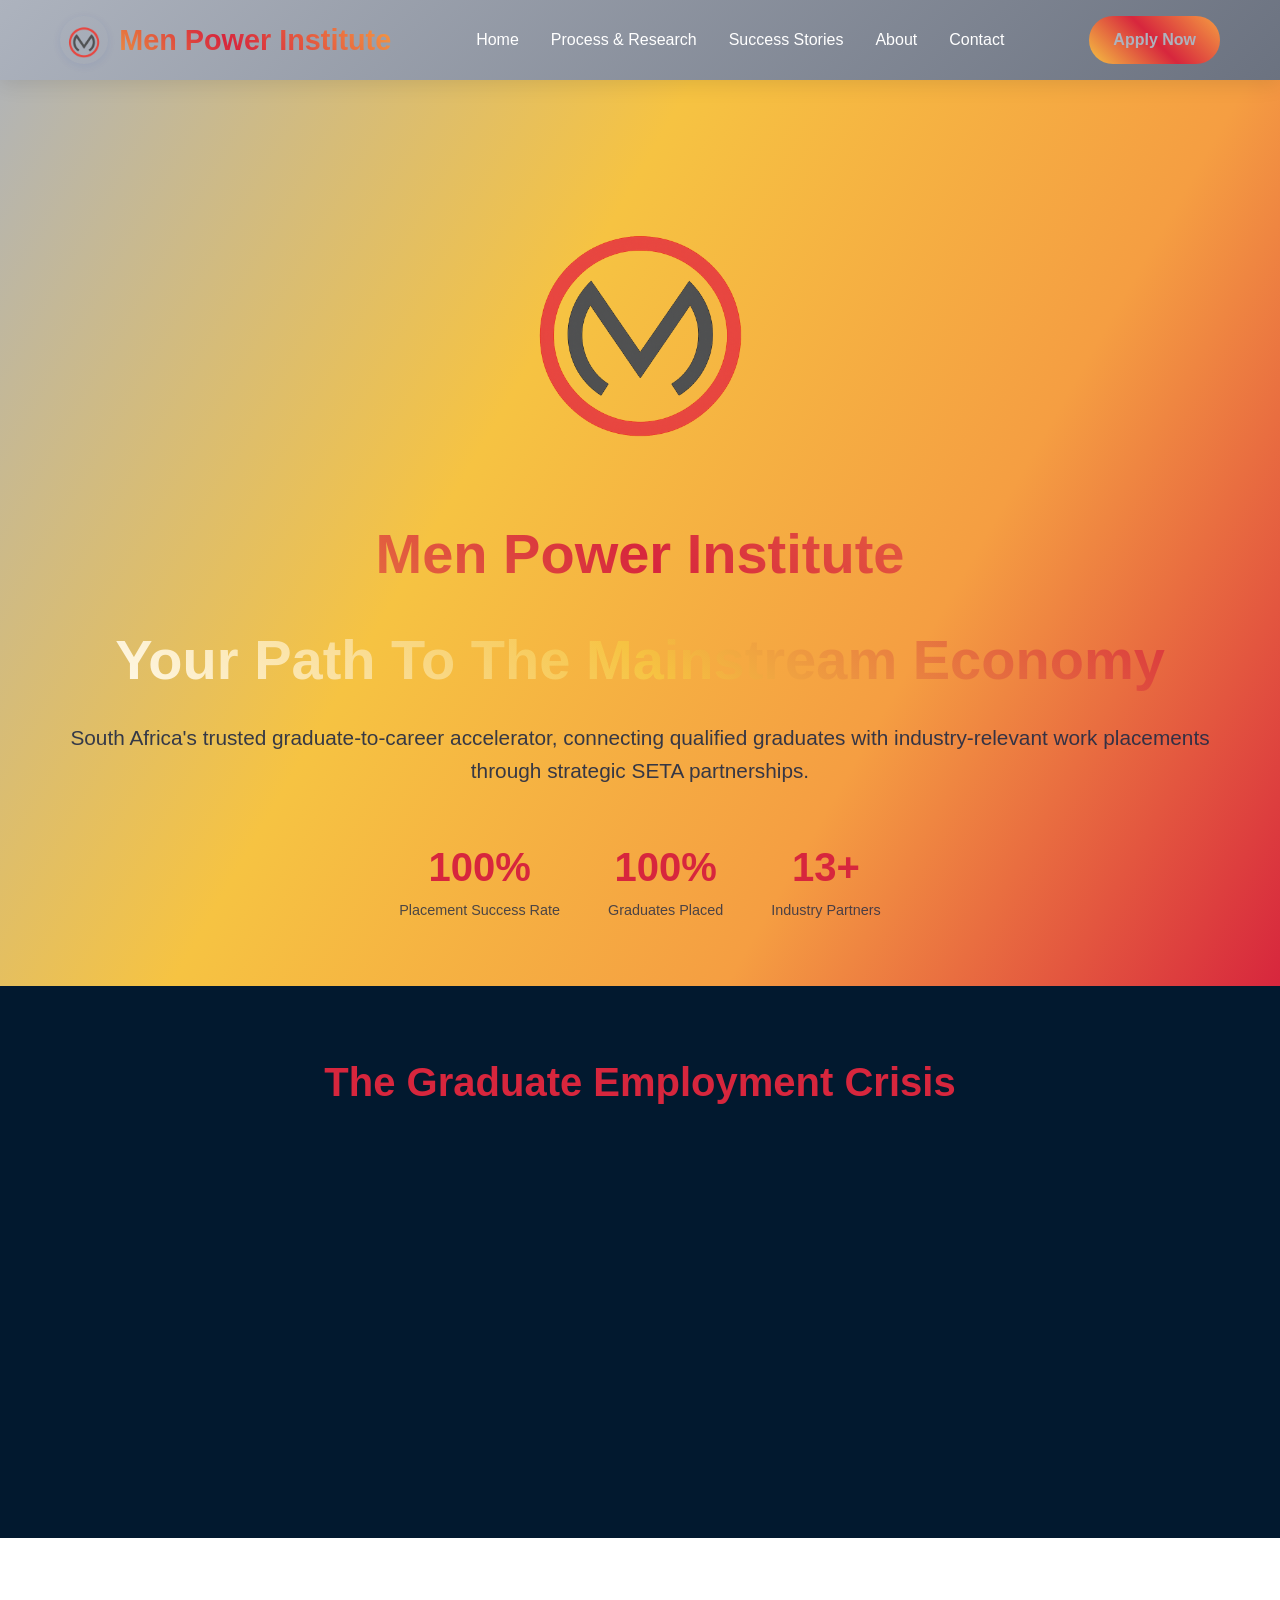
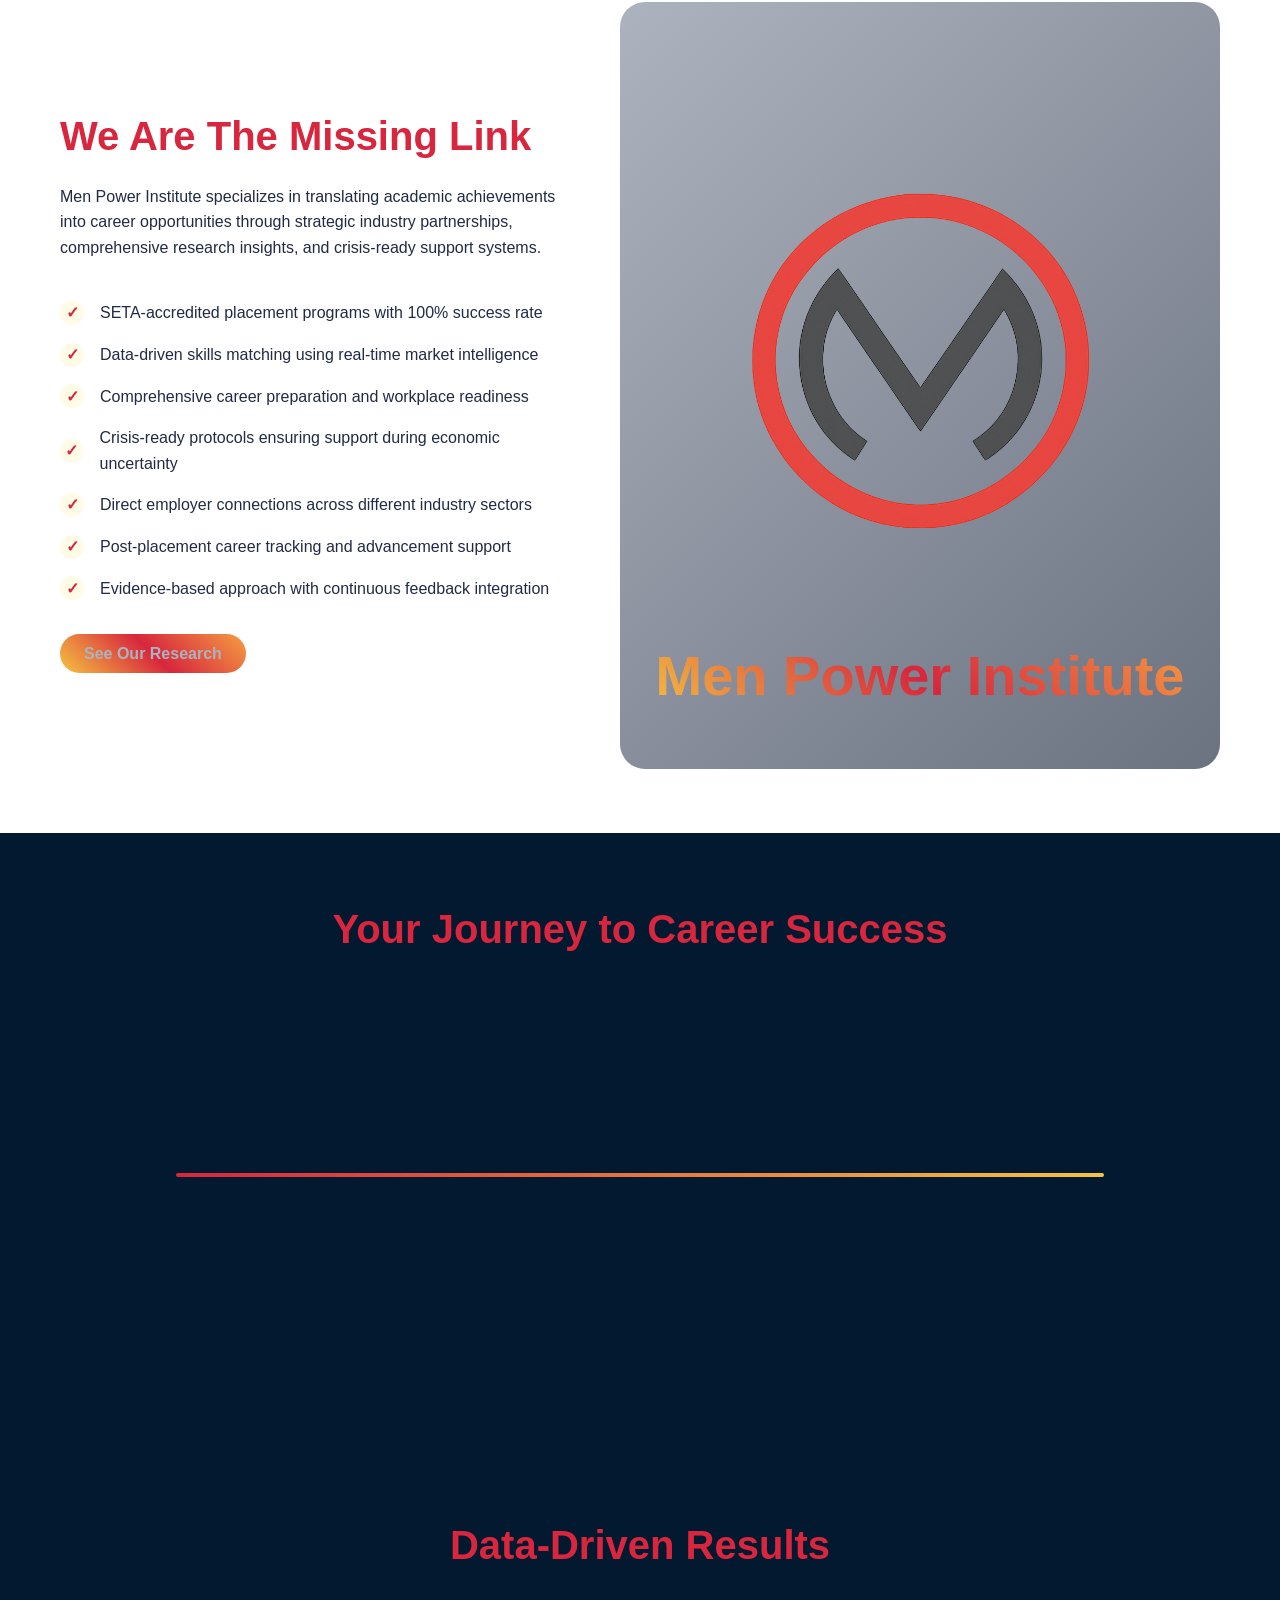
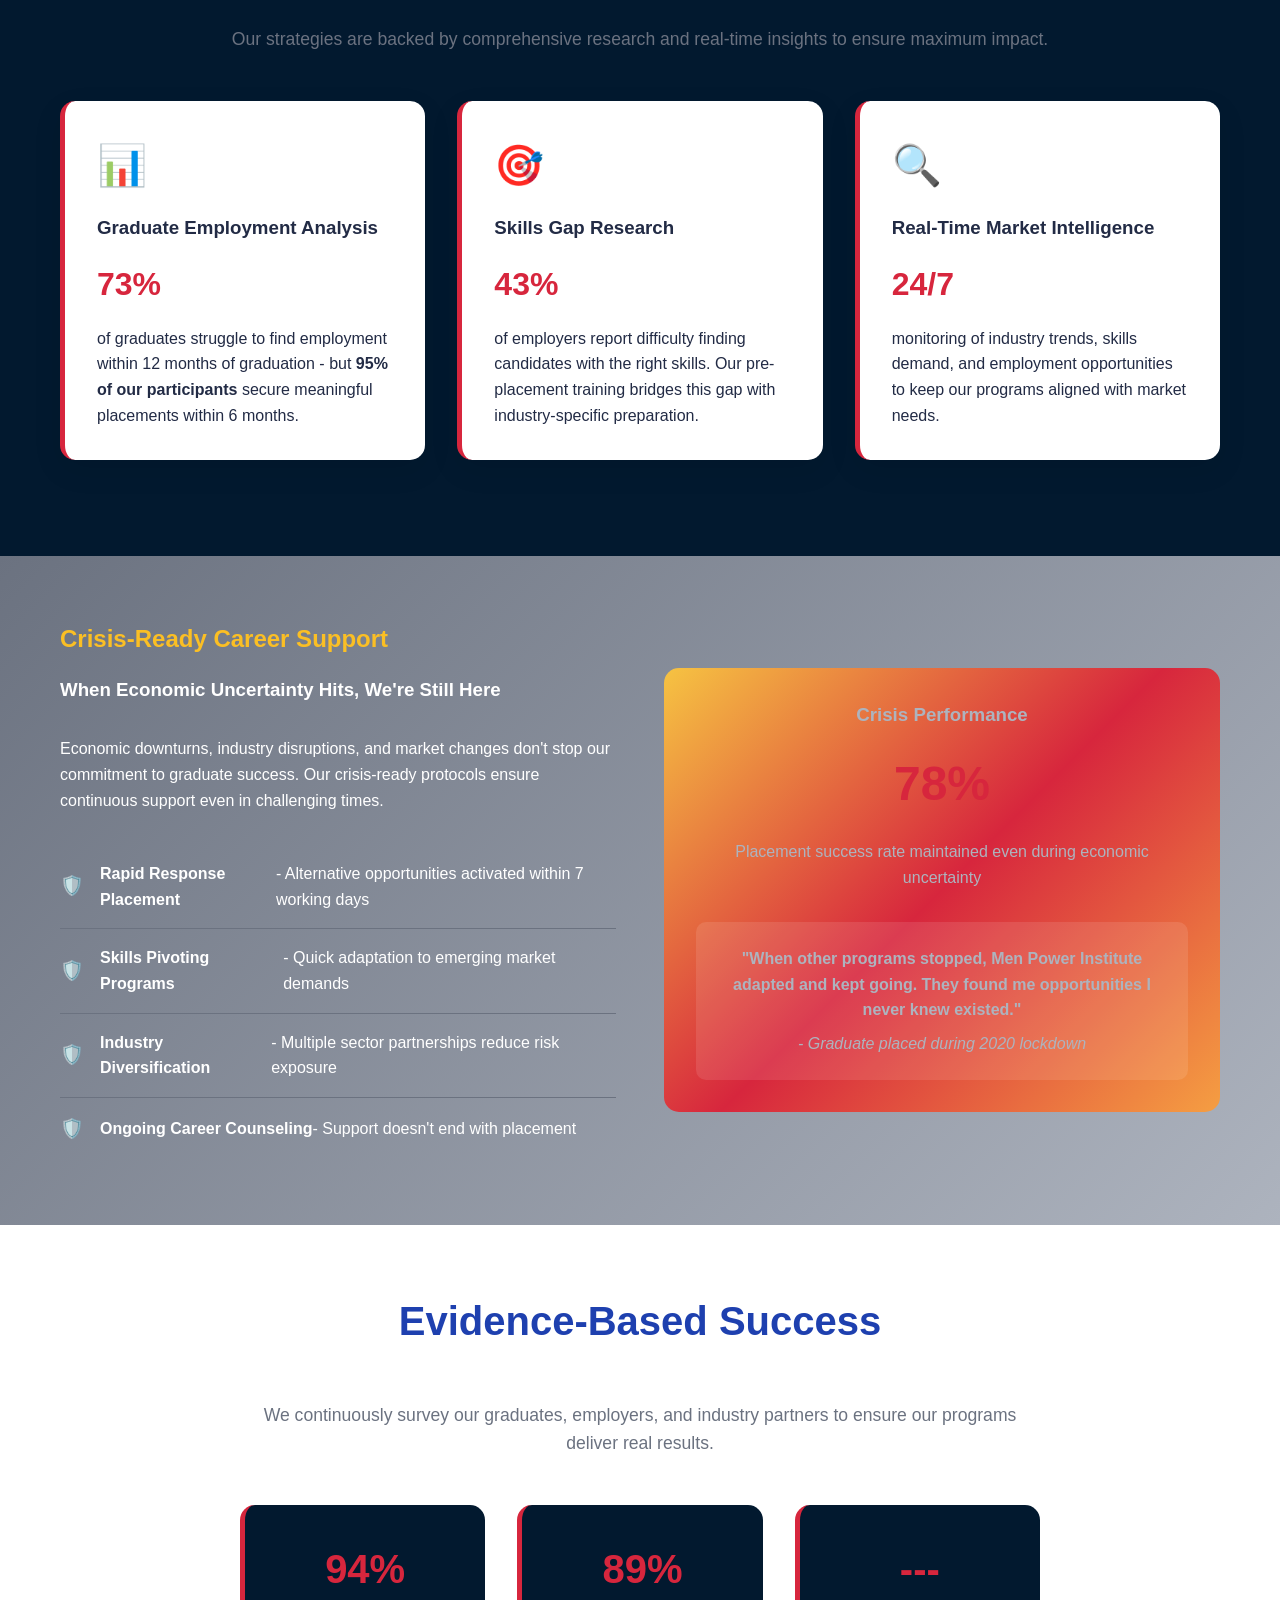
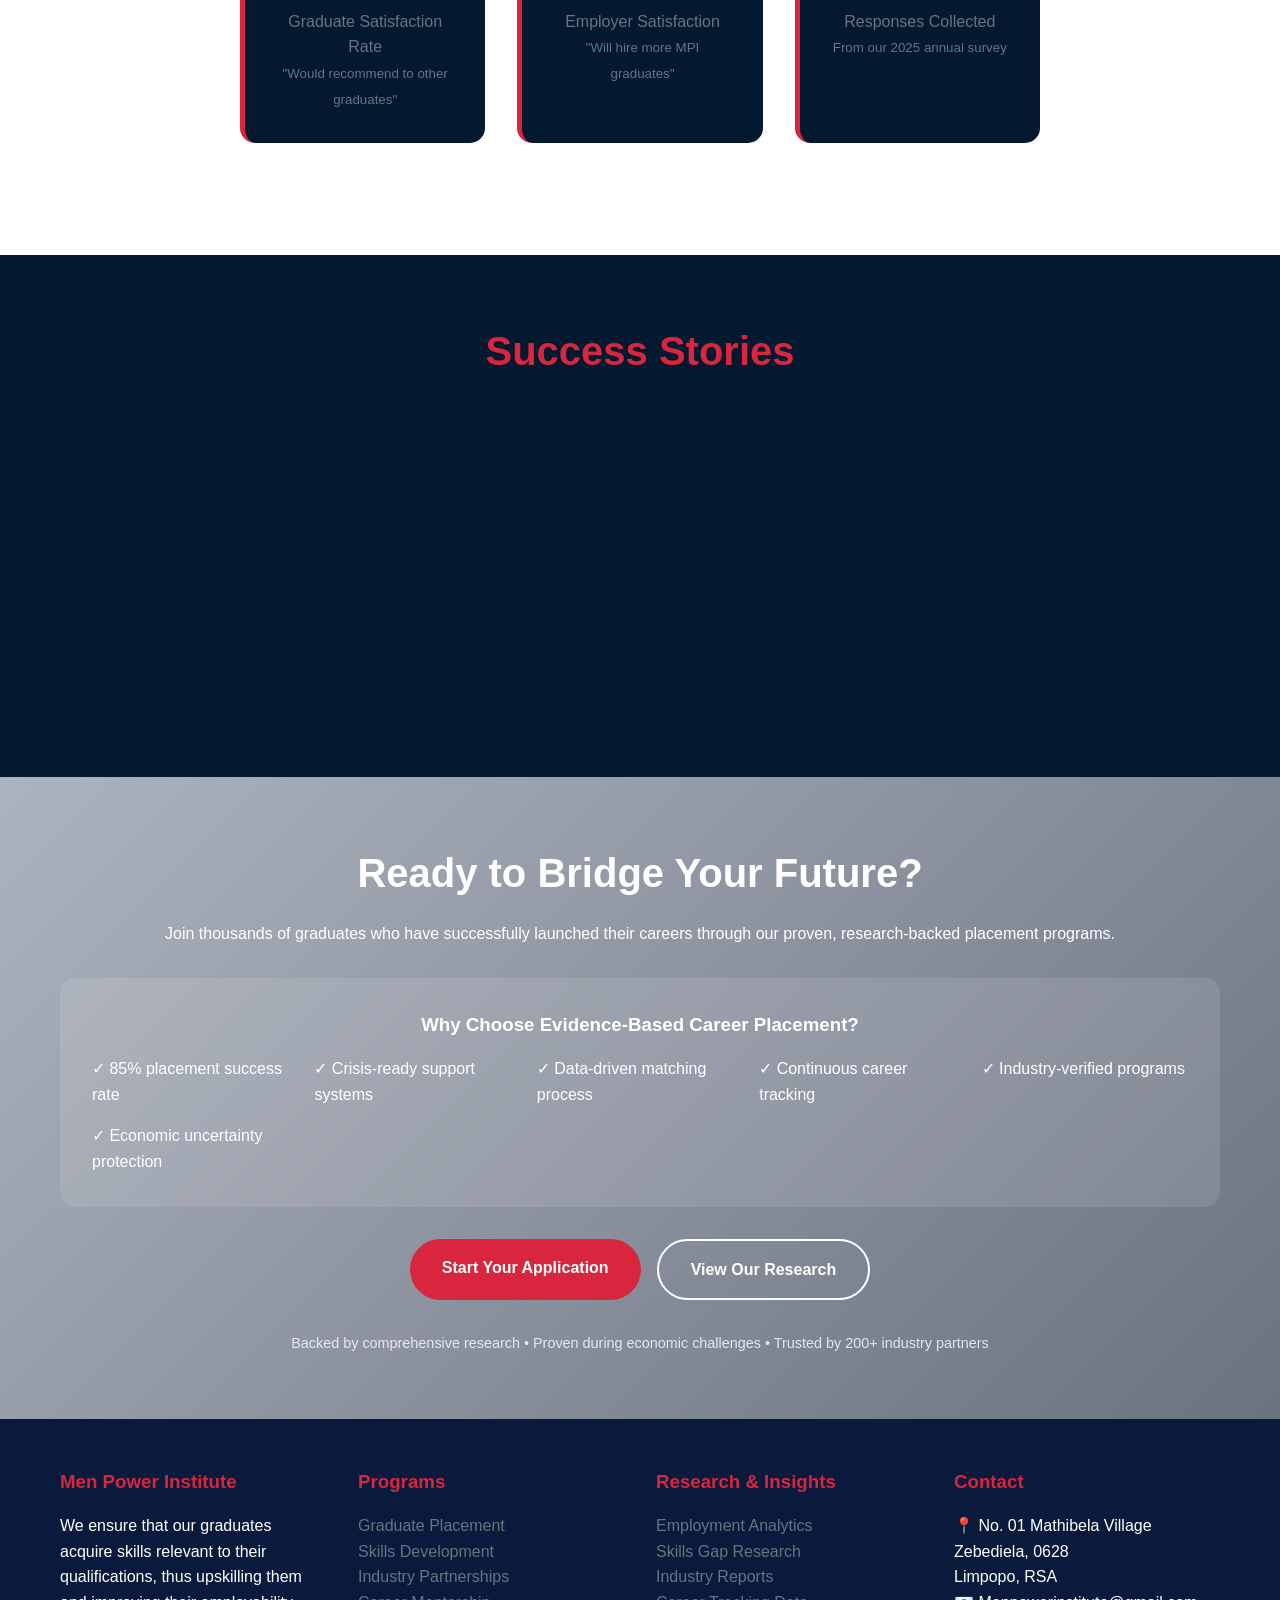
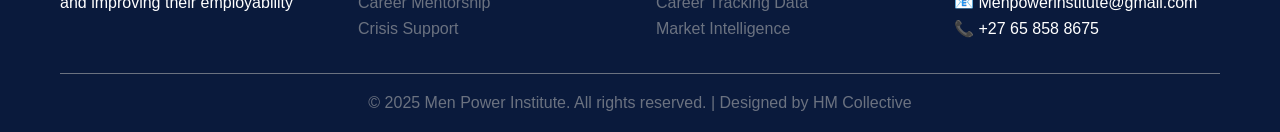
<file: index.html>
<!DOCTYPE html>
<html lang="en">
    <head>
        <meta charset="UTF-8">
        <meta name="viewport" content="width=device-width, initial-scale=1.0">
        <title>Men Power Institute - Bridging Graduates to Careers</title>
        <link rel="stylesheet" href="style.css">
    </head>
    <body>
        <header class="header" id="main-header">
            <div class="container">
                <nav class="nav">
                    <div class="logo">Men Power Institute</div>
                    <ul class="nav-menu">
                        <li><a href="Home">Home</a></li>
                        <li><a href="Process and Research.html">Process & Research</a></li>
                        <li><a href="#success">Success Stories</a></li>
                        <li><a href="#about">About</a></li>
                        <li><a href="Contact.html">Contact</a></li>
                    </ul>
                    <a href="#apply" class="cta-button">Apply Now</a>
                    <button id="header-toggle" class="header-toggle" aria-label="Expand header">
                        <span>☰</span>
                    </button>
                </nav>
            </div>
        </header>
        <section class="hero" id="home">
            <div style="margin-top: 2rem; font-size: 4rem;">
                <img src="Images/Logo-Image.png" style="max-width: 25%; max-height: 25%;"/>
                <div class="hero-logo">Men Power Institute</div>
            </div>
            <div class="container">
                    <h1>Your Path To The Mainstream Economy</h1>
                    <p class="hero-subtitle">South Africa's trusted graduate-to-career accelerator, connecting qualified graduates with industry-relevant work placements through strategic SETA partnerships.</p>
                    <div class="hero-stats">
                        <div class="stat-item">
                            <div class="stat-number">100%</div>
                            <div class="stat-label">Placement Success Rate</div>
                        </div>
                        <div class="stat-item">
                            <div class="stat-number">100%</div>
                            <div class="stat-label">Graduates Placed</div>
                        </div>
                        <div class="stat-item">
                            <div class="stat-number">13+</div>
                            <div class="stat-label">Industry Partners</div>
                        </div>
                    </div>
                </div>
            </div>
        </section>
        <section class="problem-section">
            <div class="container">
                <h2 class="section-title">The Graduate Employment Crisis</h2>
                <div class="problem-grid">
                    <div class="problem-card">
                        <div class="problem-icon">🎓</div>
                        <h3>Qualified but Unemployed</h3>
                        <p>Thousands of graduates with qualifications but no clear path to employment in their field of study.</p>
                    </div>
                    <div class="problem-card">
                        <div class="problem-icon">🏢</div>
                        <h3>Skills Gap Crisis</h3>
                        <p>Employers struggle to find graduates with the right combination of qualifications and practical experience.</p>
                    </div>
                    <div class="problem-card">
                        <div class="problem-icon">🔗</div>
                        <h3>Missing Connection</h3>
                        <p>No effective bridge between educational achievements and industry requirements.</p>
                    </div>
                </div>
            </div>
        </section>
        <section class="solution-section">
            <div class="container">
                <div class="solution-content">
                    <div class="solution-text">
                        <h2>We Are The Missing Link</h2>
                        <p>Men Power Institute specializes in translating academic achievements into career opportunities through strategic industry partnerships, comprehensive research insights, and crisis-ready support systems.</p>
                        <ul class="solution-features">
                            <li>SETA-accredited placement programs with 100% success rate</li>
                            <li>Data-driven skills matching using real-time market intelligence</li>
                            <li>Comprehensive career preparation and workplace readiness</li>
                            <li>Crisis-ready protocols ensuring support during economic uncertainty</li>
                            <li>Direct employer connections across different industry sectors</li>
                            <li>Post-placement career tracking and advancement support</li>
                            <li>Evidence-based approach with continuous feedback integration</li>
                        </ul>
                        <a href="#research" class="cta-button">See Our Research</a>
                    </div>
                    <div class="solution-visual">
                        <div style="margin-top: 2rem; font-size: 4rem; ">
                            <img src="Images/Logo-Image.png" style="max-width: 100%; max-height: 100%;"/>
                            <div class="hero-logo">Men Power Institute</div>
                        </div>
                    </div>
                </div>
            </div>
        </section>
        <section class="process-section" id="process">
            <div class="container">
                <h2 class="section-title">Your Journey to Career Success</h2>
                <div class="process-timeline">
                    <div class="process-step">
                        <div class="step-number">1</div>
                        <h3>Assessment & Research</h3>
                        <p>Comprehensive evaluation of your qualifications, skills, and career aspirations using our data-driven matching system.</p>
                    </div>
                    <div class="process-step">
                        <div class="step-number">2</div>
                        <h3>Strategic Matching</h3>
                        <p>Precisely-evauluated pairing with industry partners, leveraging real-time market intelligence and employer feedback data.</p>
                    </div>
                    <div class="process-step">
                        <div class="step-number">3</div>
                        <h3>Skills Preparation</h3>
                        <p>Industry-specific training and workplace readiness programs, including crisis-ready adaptability protocols.</p>
                    </div>
                    <div class="process-step">
                        <div class="step-number">4</div>
                        <h3>Placement & Beyond</h3>
                        <p>Direct placement with continuous career tracking, advancement support, and economic uncertainty protection.</p>
                    </div>
                </div>
            </div>
        </section>
        <section class="research-section" id="research">
            <div class="container">
                <h2 class="section-title">Data-Driven Results</h2>
                <p style="text-align: center; margin-bottom: 3rem; color: #6b7280; font-size: 1.1rem;">
                    Our strategies are backed by comprehensive research and real-time insights to ensure maximum impact.
                </p>
                <div class="research-grid">
                    <div class="research-card">
                        <div class="research-icon">📊</div>
                        <h3>Graduate Employment Analysis</h3>
                        <span class="data-highlight">73%</span>
                        <p>of graduates struggle to find employment within 12 months of graduation - but <strong>95% of our participants</strong> secure meaningful placements within 6 months.</p>
                    </div>
                    <div class="research-card">
                        <div class="research-icon">🎯</div>
                        <h3>Skills Gap Research</h3>
                        <span class="data-highlight">43%</span>
                        <p>of employers report difficulty finding candidates with the right skills. Our pre-placement training bridges this gap with industry-specific preparation.</p>
                    </div>
                    <div class="research-card">
                        <div class="research-icon">🔍</div>
                        <h3>Real-Time Market Intelligence</h3>
                        <span class="data-highlight">24/7</span>
                        <p>monitoring of industry trends, skills demand, and employment opportunities to keep our programs aligned with market needs.</p>
                    </div>
                </div>
            </div>
        </section>
        <section class="crisis-section">
            <div class="container">
                <div class="crisis-content">
                    <div class="crisis-text">
                        <h2 style="color: #fbbf24; margin-bottom: 1rem;">Crisis-Ready Career Support</h2>
                        <h3 style="margin-bottom: 2rem;">When Economic Uncertainty Hits, We're Still Here</h3>
                        <p style="margin-bottom: 2rem;">Economic downturns, industry disruptions, and market changes don't stop our commitment to graduate success. Our crisis-ready protocols ensure continuous support even in challenging times.</p>
                        <ul class="crisis-features">
                            <li><strong>Rapid Response Placement</strong> - Alternative opportunities activated within 7 working days</li>
                            <li><strong>Skills Pivoting Programs</strong> - Quick adaptation to emerging market demands</li>
                            <li><strong>Industry Diversification</strong> - Multiple sector partnerships reduce risk exposure</li>
                            <li><strong>Ongoing Career Counseling</strong> - Support doesn't end with placement</li>
                        </ul>
                    </div>
                    <div class="crisis-visual">
                        <h3>Crisis Performance</h3>
                        <div class="crisis-stat">78%</div>
                        <p style="margin-bottom: 2rem;">Placement success rate maintained even during economic uncertainty</p>
                        <div style="background: rgba(255,255,255,0.1); padding: 1.5rem; border-radius: 10px;">
                            <strong>"When other programs stopped, Men Power Institute adapted and kept going. They found me opportunities I never knew existed."</strong>
                            <br><em style="margin-top: 0.5rem; display: block;">- Graduate placed during 2020 lockdown</em>
                        </div>
                    </div>
                </div>
            </div>
        </section>
        <section class="survey-section">
            <div class="container">
                <div class="survey-content">
                    <h2 class="section-title" style="color: #1e40af;">Evidence-Based Success</h2>
                    <p style="margin-bottom: 2rem; color: #6b7280; font-size: 1.1rem;">
                        We continuously survey our graduates, employers, and industry partners to ensure our programs deliver real results.
                    </p>
                    <div class="survey-stats">
                        <div class="survey-stat">
                            <div class="survey-number">94%</div>
                            <div class="survey-label">Graduate Satisfaction Rate</div>
                            <small style="color: #6b7280;">"Would recommend to other graduates"</small>
                        </div>
                        <div class="survey-stat">
                            <div class="survey-number">89%</div>
                            <div class="survey-label">Employer Satisfaction</div>
                            <small style="color: #6b7280;">"Will hire more MPI graduates"</small>
                        </div>
                        <div class="survey-stat">
                            <div class="survey-number">---</div>
                            <div class="survey-label">Responses Collected</div>
                            <small style="color: #6b7280;">From our 2025 annual survey</small>
                        </div>
                    </div>
                    <!-- <div style="background: #f8fafc; padding: 2rem; border-radius: 15px; margin: 3rem 0; border-left: 5px solid #10b981;">
                        <h3 style="color: #1e40af; margin-bottom: 1rem;">What Our Research Reveals:</h3>
                        <div style="display: grid; grid-template-columns: repeat(auto-fit, minmax(250px, 1fr)); gap: 1rem; text-align: left;">
                            <div>• <strong>Faster Career Growth:</strong> N/A (2.3x promotion rate vs industry average)</div>
                            <div>• <strong>Higher Job Satisfaction:</strong> N/A (87% report loving their work)</div>
                            <div>• <strong>Better Skill Matching:</strong> N\A (92% use their degree daily)</div>
                            <div>• <strong>Stronger Networks:</strong> N\A (78% maintain industry connections)</div>
                        </div> -- IGNORE --->
                    </div>
                </div>
            </div>
        </section>
        <section class="success-section" id="success">
            <div class="container">
                <h2 class="section-title">Success Stories</h2>
                <div class="testimonials">
                    <div class="testimonial">
                        <p class="testimonial-text">"Men Power Institute didn't just help me find a job - they launched my entire career in engineering. The industry connections and preparation were invaluable."</p>
                        <p class="testimonial-author">- Sarah M., Mechanical Engineer</p>
                    </div>
                    <div class="testimonial">
                        <p class="testimonial-text">"From business graduate to marketing professional in 6 months. The SETA partnership program gave me real-world experience employers actually wanted."</p>
                        <p class="testimonial-author">- David K., Marketing Specialist</p>
                    </div>
                    <div class="testimonial">
                        <p class="testimonial-text">"The ongoing mentorship made all the difference. Two years later, I'm now leading my own team thanks to the foundation MPI provided."</p>
                        <p class="testimonial-author">- Nomsa T., IT Project Manager</p>
                    </div>
                </div>
            </div>
        </section>
        <section class="cta-section" id="apply">
            <div class="container">
                <div class="cta-content">
                    <h2>Ready to Bridge Your Future?</h2>
                    <p>Join thousands of graduates who have successfully launched their careers through our proven, research-backed placement programs.</p>
                    <div style="background: rgba(255,255,255,0.1); padding: 2rem; border-radius: 15px; margin: 2rem 0;">
                        <h3 style="margin-bottom: 1rem;">Why Choose Evidence-Based Career Placement?</h3>
                        <div style="display: grid; grid-template-columns: repeat(auto-fit, minmax(200px, 1fr)); gap: 1rem; text-align: left;">
                            <div>✓ 85% placement success rate</div>
                            <div>✓ Crisis-ready support systems</div>
                            <div>✓ Data-driven matching process</div>
                            <div>✓ Continuous career tracking</div>
                            <div>✓ Industry-verified programs</div>
                            <div>✓ Economic uncertainty protection</div>
                        </div>
                    </div>
                    <div class="cta-buttons">
                        <a href="Application.html" class="btn-primary">Start Your Application</a>
                        <a href="#research" class="btn-secondary">View Our Research</a>
                    </div>
                    <p style="margin-top: 2rem; font-size: 0.9rem; opacity: 0.8;">
                        Backed by comprehensive research • Proven during economic challenges • Trusted by 200+ industry partners
                    </p>
                </div>
            </div>
        </section>
        <footer class="footer" id="contact">
            <div class="container">
                <div class="footer-content">
                    <div class="footer-section">
                        <h3>Men Power Institute</h3>
                        <p>We ensure that our graduates acquire skills relevant to their qualifications, thus upskilling them and improving their employability</p>
                    </div>
                    <div class="footer-section">
                        <h3>Programs</h3>
                        <ul style="list-style: none;">
                            <li><a href="#">Graduate Placement</a></li>
                            <li><a href="#">Skills Development</a></li>
                            <li><a href="#">Industry Partnerships</a></li>
                            <li><a href="#">Career Mentorship</a></li>
                            <li><a href="#">Crisis Support</a></li>
                        </ul>
                    </div>
                    <div class="footer-section">
                        <h3>Research & Insights</h3>
                        <ul style="list-style: none;">
                            <li><a href="#">Employment Analytics</a></li>
                            <li><a href="#">Skills Gap Research</a></li>
                            <li><a href="#">Industry Reports</a></li>
                            <li><a href="#">Career Tracking Data</a></li>
                            <li><a href="#">Market Intelligence</a></li>
                        </ul>
                    </div>
                    <div class="footer-section">
                        <h3>Contact</h3>
                        <p>📍 No. 01 Mathibela Village</p>
                        <p> Zebediela, 0628 </p> 
                        <p> Limpopo, RSA </p>
                        <p>📧 Menpowerinstitute@gmail.com </p>
                        <p>📞 +27 65 858 8675 </p>
                    </div>
                </div>
                <div class="footer-bottom">
                    <p>&copy; 2025 Men Power Institute. All rights reserved. | Designed by HM Collective</p>
                </div>
            </div>
        </footer>
        <script>
            // Replace logo text with image + text after DOM loads
            window.addEventListener('DOMContentLoaded', function() {
                const logo = document.querySelector('.logo');
                if (logo) {
                    const container = document.createElement('span');
                    container.className = 'logo-container';
                    const img = document.createElement('img');
                    img.src = 'Images/Logo-Image.png';
                    img.alt = 'Men Power Institute Logo';
                    container.appendChild(img);
                    const text = document.createElement('span');
                    text.innerHTML = logo.innerHTML;
                    container.appendChild(text);
                    logo.innerHTML = '';
                    logo.appendChild(container);
                }
            });
            // Minimize header on scroll and show toggle icon with smooth transitions
            const header = document.getElementById('main-header');
            const toggleBtn = document.getElementById('header-toggle');
            let minimized = false;
            window.addEventListener('scroll', function() {
                if (window.scrollY > 80 && !minimized) {
                    header.classList.add('minimized');
                    header.classList.remove('expanded');
                    minimized = true;
                } else if (window.scrollY <= 80 && minimized) {
                    header.classList.remove('minimized');
                    header.classList.remove('expanded');
                    minimized = false;
                }
            });
            toggleBtn.addEventListener('click', function() {
                header.classList.remove('minimized');
                header.classList.add('expanded');
            });
            document.addEventListener('click', function(e) {
                if (header.classList.contains('expanded') && !header.contains(e.target)) {
                    header.classList.remove('expanded');
                    header.classList.add('minimized');
                }
            });
            // Simple scroll animations
            function animateOnScroll() {
                const elements = document.querySelectorAll('.problem-card, .process-step, .testimonial');
                elements.forEach(element => {
                    const elementTop = element.getBoundingClientRect().top;
                    const windowHeight = window.innerHeight;
                    if (elementTop < windowHeight - 100) {
                        element.style.opacity = '1';
                        element.style.transform = 'translateY(0)';
                        element.style.transition = 'all 0.6s ease-out';
                    } else {
                        element.style.opacity = '0';
                        element.style.transform = 'translateY(30px)';
                    }
                });
            }
            window.addEventListener('scroll', animateOnScroll);
            window.addEventListener('load', animateOnScroll);
            // Smooth scrolling for navigation links
            document.querySelectorAll('a[href^="#"]').forEach(anchor => {
                anchor.addEventListener('click', function (e) {
                    e.preventDefault();
                    const target = document.querySelector(this.getAttribute('href'));
                    if (target) {
                        target.scrollIntoView({ behavior: 'smooth', block: 'start' });
                    }
                });
            });
        </script>
    </body>
</html>
</file>
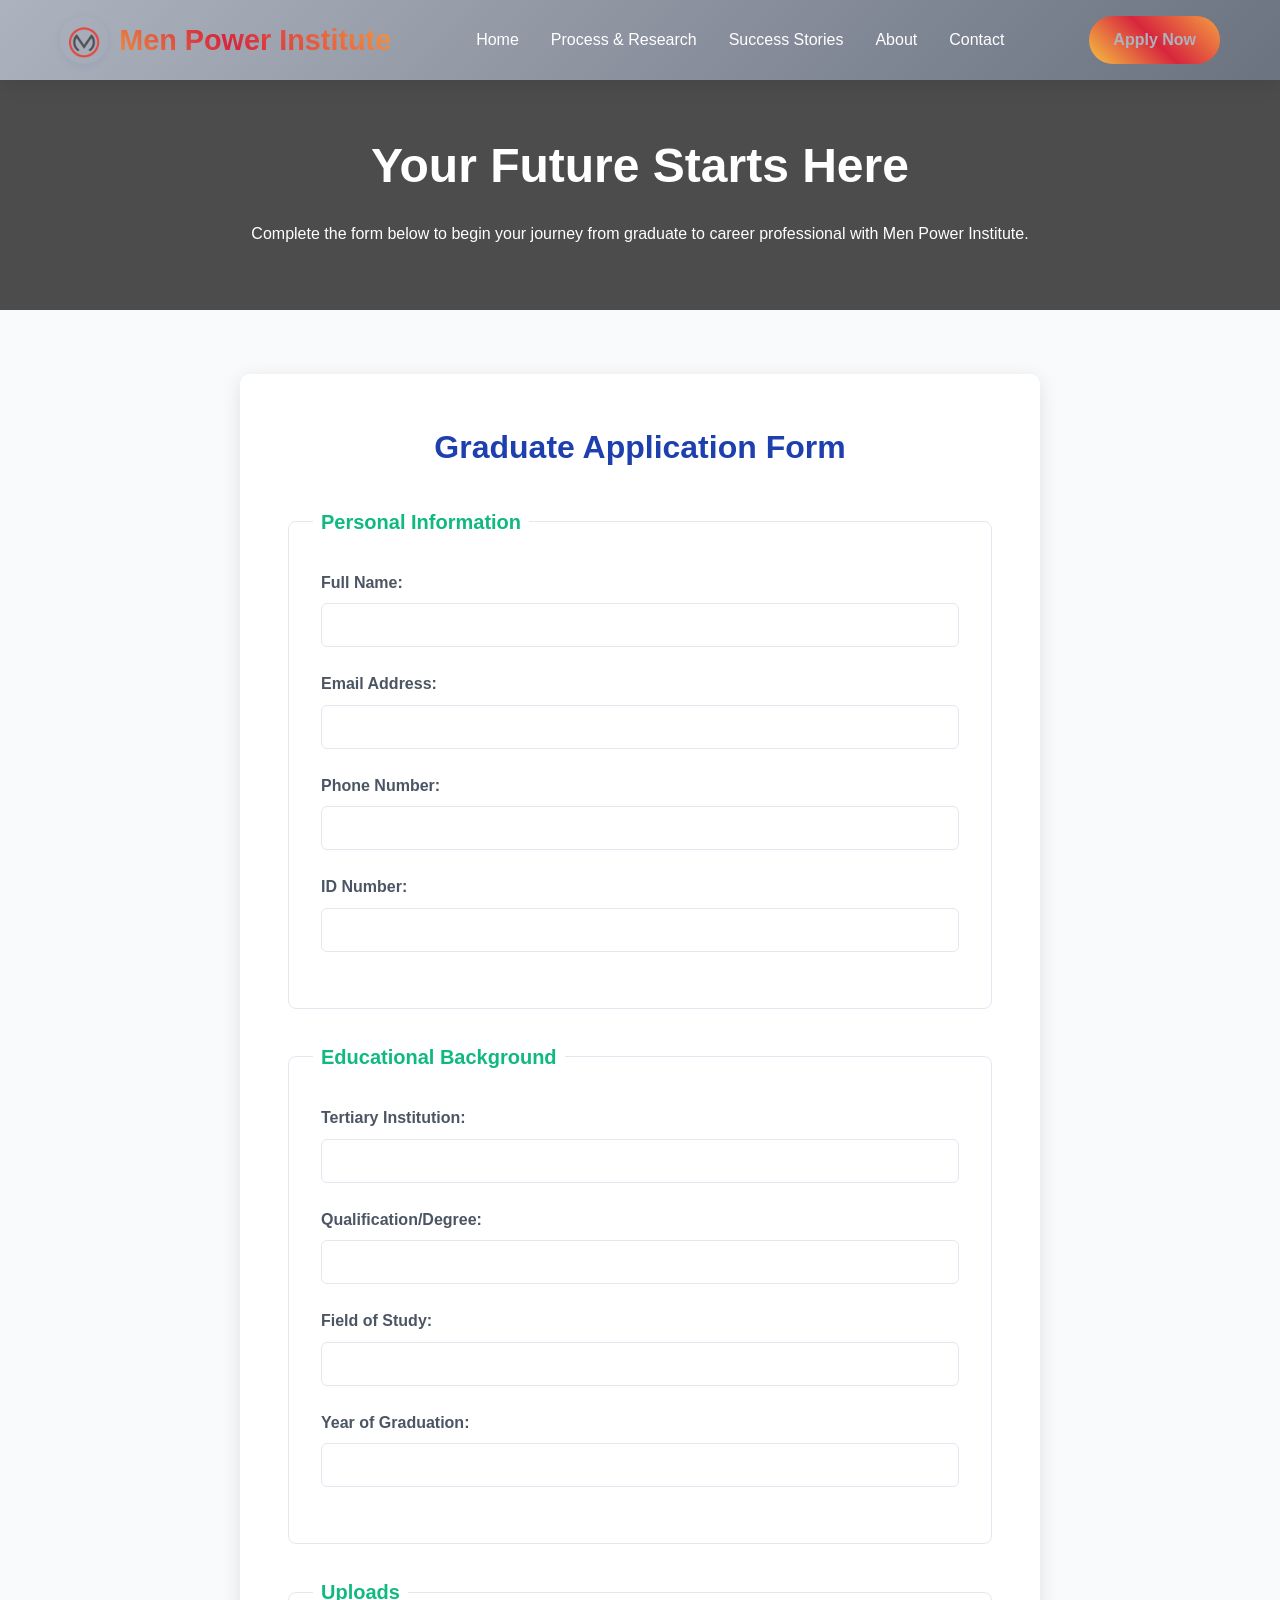
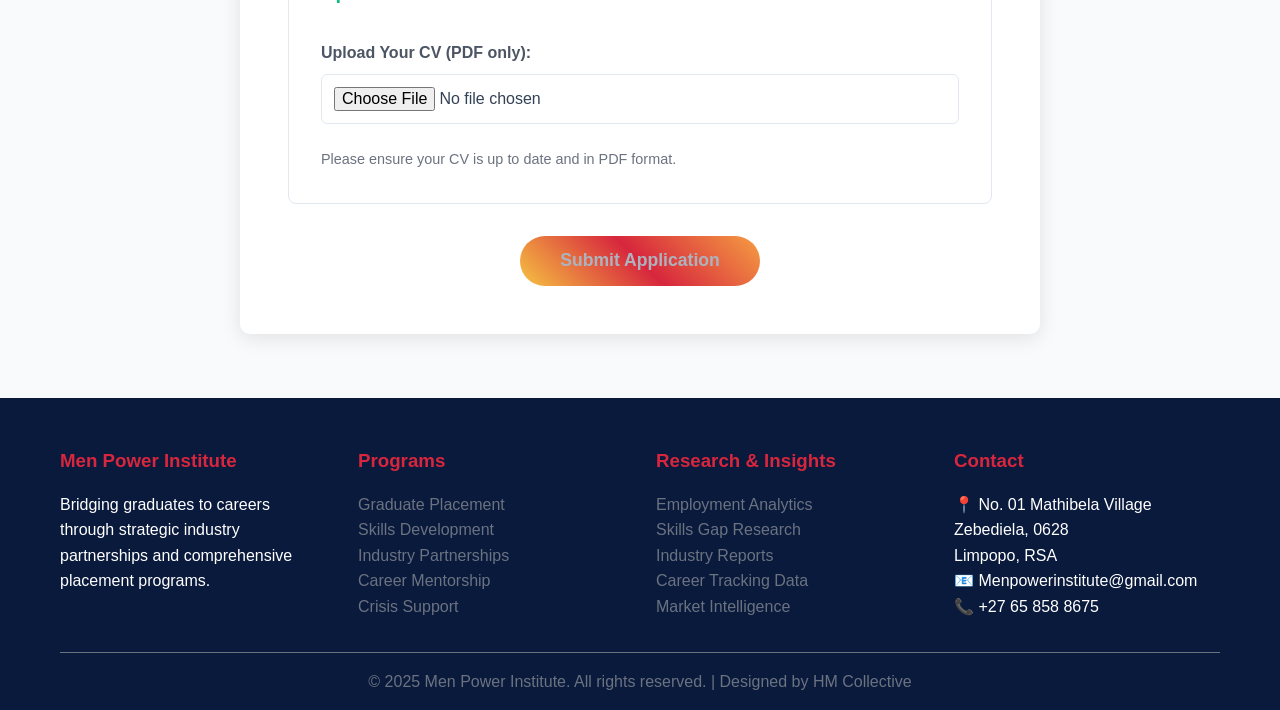
<file: Application.html>
<!DOCTYPE html>
<html lang="en">
    <head>
        <meta charset="UTF-8">
        <meta name="viewport" content="width=device-width, initial-scale.0">
        <title>Apply to Men Power Institute</title>
        <link rel="stylesheet" href="Application.css">
    </head>
    <body>
        <header class="header" id="main-header">
            <div class="container">
                <nav class="nav">
                    <div class="logo">Men Power Institute</div>
                    <ul class="nav-menu">
                        <li><a href="Home.html">Home</a></li>
                        <li><a href="Process and Research.html">Process & Research</a></li>
                        <li><a href="#success">Success Stories</a></li>
                        <li><a href="#about">About</a></li>
                        <li><a href="Contact.html">Contact</a></li>
                    </ul>
                    <a href="Application.html" class="cta-button"">Apply Now</a>
                </nav>
            </div>
        </header>

        <section class="apply-hero">
            <div class="container">
                <h1 class="animate-fadeInUp">Your Future Starts Here</h1>
                <p class="hero-subtitle animate-fadeInUp">Complete the form below to begin your journey from graduate to career professional with Men Power Institute.</p>
            </div>
        </section>

        <section class="application-form-section">
            <div class="container">
                <div class="application-card animate-fadeInUp">
                    <h2>Graduate Application Form</h2>
                    <form action="#" method="POST" enctype="multipart/form-data">
                        <fieldset>
                            <legend>Personal Information</legend>
                            <div class="form-group">
                                <label for="full-name">Full Name:</label>
                                <input type="text" id="full-name" name="full-name" required>
                            </div>
                            <div class="form-group">
                                <label for="email">Email Address:</label>
                                <input type="email" id="email" name="email" required>
                            </div>
                            <div class="form-group">
                                <label for="phone">Phone Number:</label>
                                <input type="tel" id="phone" name="phone" required>
                            </div>
                            <div class="form-group">
                                <label for="id-number">ID Number:</label>
                                <input type="text" id="id-number" name="id-number" required>
                            </div>
                        </fieldset>

                        <fieldset>
                            <legend>Educational Background</legend>
                            <div class="form-group">
                                <label for="institution">Tertiary Institution:</label>
                                <input type="text" id="institution" name="institution" required>
                            </div>
                            <div class="form-group">
                                <label for="qualification">Qualification/Degree:</label>
                                <input type="text" id="qualification" name="qualification" required>
                            </div>
                            <div class="form-group">
                                <label for="field-of-study">Field of Study:</label>
                                <input type="text" id="field-of-study" name="field-of-study" required>
                            </div>
                            <div class="form-group">
                                <label for="graduation-year">Year of Graduation:</label>
                                <input type="number" id="graduation-year" name="graduation-year" min="2000" max="2025" required>
                            </div>
                        </fieldset>

                        <fieldset>
                            <legend>Uploads</legend>
                            <div class="form-group">
                                <label for="cv-upload">Upload Your CV (PDF only):</label>
                                <input type="file" id="cv-upload" name="cv-upload" accept=".pdf" required>
                            </div>
                            <p class="upload-note">Please ensure your CV is up to date and in PDF format.</p>
                        </fieldset>

                        <div class="form-actions">
                            <button type="submit" class="cta-button">Submit Application</button>
                        </div>
                    </form>
                </div>
            </div>
        </section>

        <footer class="footer">
            <div class="container">
                <div class="footer-content">
                    <div class="footer-section">
                        <h3>Men Power Institute</h3>
                        <p>Bridging graduates to careers through strategic industry partnerships and comprehensive placement programs.</p>
                    </div>
                    <div class="footer-section">
                        <h3>Programs</h3>
                        <ul style="list-style: none;">
                            <li><a href="#">Graduate Placement</a></li>
                            <li><a href="#">Skills Development</a></li>
                            <li><a href="#">Industry Partnerships</a></li>
                            <li><a href="#">Career Mentorship</a></li>
                            <li><a href="#">Crisis Support</a></li>
                        </ul>
                    </div>
                    <div class="footer-section">
                        <h3>Research & Insights</h3>
                        <ul style="list-style: none;">
                            <li><a href="#">Employment Analytics</a></li>
                            <li><a href="#">Skills Gap Research</a></li>
                            <li><a href="#">Industry Reports</a></li>
                            <li><a href="#">Career Tracking Data</a></li>
                            <li><a href="#">Market Intelligence</a></li>
                        </ul>
                    </div>
                    <div class="footer-section">
                        <h3>Contact</h3>
                        <p>📍 No. 01 Mathibela Village</p>
                        <p> Zebediela, 0628 </p> 
                        <p> Limpopo, RSA </p>
                        <p>📧 Menpowerinstitute@gmail.com </p>
                        <p>📞 +27 65 858 8675 </p>
                    </div>
                </div>
                <div class="footer-bottom">
                    <p>&copy; 2025 Men Power Institute. All rights reserved. | Designed by HM Collective</p>
                </div>
            </div>
        </footer>
        <script>
            // Replace logo text with image + text after DOM loads
            window.addEventListener('DOMContentLoaded', function() {
                const logo = document.querySelector('.logo');
                if (logo) {
                    const container = document.createElement('span');
                    container.className = 'logo-container';
                    const img = document.createElement('img');
                    img.src = 'Images/Logo-Image.png';
                    img.alt = 'Men Power Institute Logo';
                    container.appendChild(img);
                    const text = document.createElement('span');
                    text.innerHTML = logo.innerHTML;
                    container.appendChild(text);
                    logo.innerHTML = '';
                    logo.appendChild(container);
                }
            });
            // Minimize header on scroll and show toggle icon with smooth transitions
            const header = document.getElementById('main-header');
            const toggleBtn = document.getElementById('header-toggle');
            let minimized = false;
            window.addEventListener('scroll', function() {
                if (window.scrollY > 80 && !minimized) {
                    header.classList.add('minimized');
                    header.classList.remove('expanded');
                    minimized = true;
                } else if (window.scrollY <= 80 && minimized) {
                    header.classList.remove('minimized');
                    header.classList.remove('expanded');
                    minimized = false;
                }
            });
            toggleBtn.addEventListener('click', function() {
                header.classList.remove('minimized');
                header.classList.add('expanded');
            });
            document.addEventListener('click', function(e) {
                if (header.classList.contains('expanded') && !header.contains(e.target)) {
                    header.classList.remove('expanded');
                    header.classList.add('minimized');
                }
            });
            // Simple scroll animations
            function animateOnScroll() {
                const elements = document.querySelectorAll('.problem-card, .process-step, .testimonial');
                elements.forEach(element => {
                    const elementTop = element.getBoundingClientRect().top;
                    const windowHeight = window.innerHeight;
                    if (elementTop < windowHeight - 100) {
                        element.style.opacity = '1';
                        element.style.transform = 'translateY(0)';
                        element.style.transition = 'all 0.6s ease-out';
                    } else {
                        element.style.opacity = '0';
                        element.style.transform = 'translateY(30px)';
                    }
                });
            }
            window.addEventListener('scroll', animateOnScroll);
            window.addEventListener('load', animateOnScroll);
            // Smooth scrolling for navigation links
            document.querySelectorAll('a[href^="#"]').forEach(anchor => {
                anchor.addEventListener('click', function (e) {
                    e.preventDefault();
                    const target = document.querySelector(this.getAttribute('href'));
                    if (target) {
                        target.scrollIntoView({ behavior: 'smooth', block: 'start' });
                    }
                });
            });
        </script>
    </body>
</html>
</file>
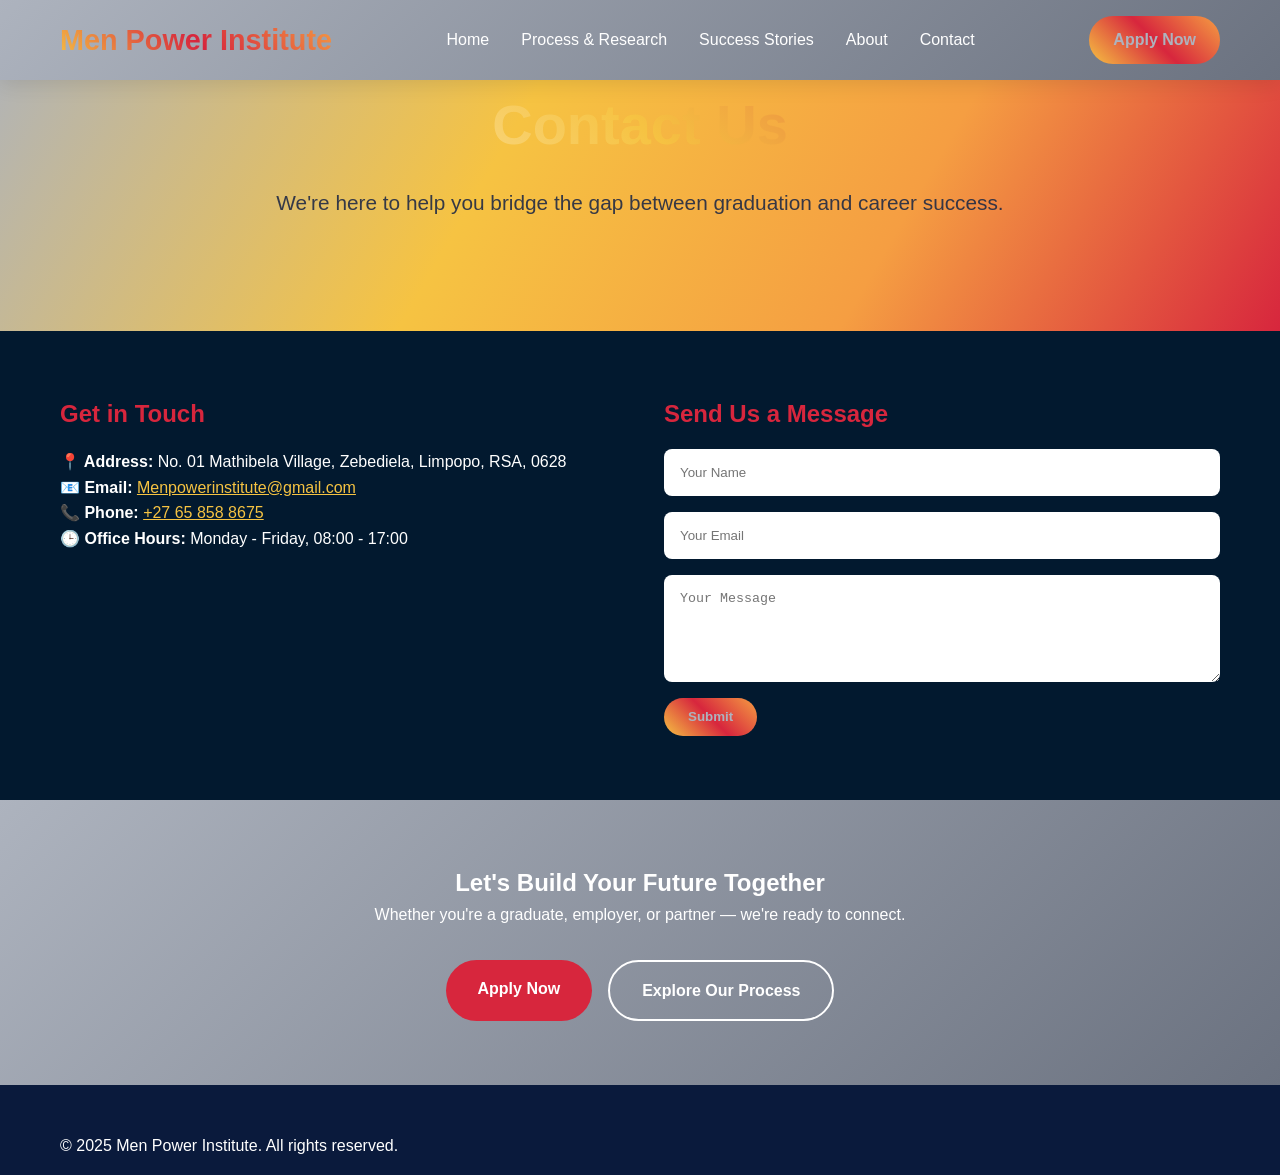
<file: Contact.html>
<!DOCTYPE html>
<html lang="en">
  <head>
    <meta charset="UTF-8" />
    <meta name="viewport" content="width=device-width, initial-scale=1.0"/>
    <title>Contact Us | Men Power Institute</title>
    <link rel="stylesheet" href="style.css" />
  </head>
  <body>
    <header class="header" id="main-header">
      <div class="container">
        <nav class="nav">
          <div class="logo">Men Power Institute</div>
          <ul class="nav-menu">
            <li><a href="Home.html">Home</a></li>
            <li><a href="Process and Research.html">Process & Research</a></li>
            <li><a href="#success">Success Stories</a></li>
            <li><a href="#about">About</a></li>
            <li><a href="Contact.html" class="active">Contact</a></li>
          </ul>
          <a href="Application.html" class="cta-button">Apply Now</a>
        </nav>
      </div>
    </header>

    <section class="hero" style="text-align: center; padding: 5rem 1rem;">
      <h1>Contact Us</h1>
      <p class="hero-subtitle">We're here to help you bridge the gap between graduation and career success.</p>
    </section>

    <section class="contact-section" style="padding: 4rem 0; background: var(--light-bg); color: var(--white);">
      <div class="container">
        <div style="display: grid; grid-template-columns: repeat(auto-fit, minmax(300px, 1fr)); gap: 3rem;">
          <div>
            <h2 style="color: var(--accent-red); margin-bottom: 1rem;">Get in Touch</h2>
            <p><strong>📍 Address:</strong> No. 01 Mathibela Village, Zebediela, Limpopo, RSA, 0628</p>
            <p><strong>📧 Email:</strong> <a href="mailto:Menpowerinstitute@gmail.com" style="color: var(--accent-gold);">Menpowerinstitute@gmail.com</a></p>
            <p><strong>📞 Phone:</strong> <a href="tel:+27658588675" style="color: var(--accent-gold);">+27 65 858 8675</a></p>
            <p><strong>🕒 Office Hours:</strong> Monday - Friday, 08:00 - 17:00</p>
          </div>

          <div>
            <h2 style="color: var(--accent-red); margin-bottom: 1rem;">Send Us a Message</h2>
            <form style="display: flex; flex-direction: column; gap: 1rem;">
              <input type="text" name="name" placeholder="Your Name" required style="padding: 1rem; border-radius: 8px; border: none;" />
              <input type="email" name="email" placeholder="Your Email" required style="padding: 1rem; border-radius: 8px; border: none;" />
              <textarea name="message" rows="5" placeholder="Your Message" required style="padding: 1rem; border-radius: 8px; border: none;"></textarea>
              <button type="submit" class="cta-button" style="align-self: flex-start;">Submit</button>
            </form>
          </div>
      </div>
      </div>
    </section>

    <section class="cta-section" style="text-align: center;">
      <div class="container">
        <h2>Let's Build Your Future Together</h2>
        <p>Whether you're a graduate, employer, or partner — we're ready to connect.</p>
        <div class="cta-buttons">
          <a href="Application-Page.html" class="btn-primary">Apply Now</a>
          <a href="process-and-research.html" class="btn-secondary">Explore Our Process</a>
        </div>
      </div>
    </section>

    <footer class="footer">
      <div class="container">
        <p>&copy; 2025 Men Power Institute. All rights reserved.</p>
      </div>
    </footer>

    <script>
      // Scroll animation for contact page
      function animateOnScroll() {
        const elements = document.querySelectorAll('.contact-section form, .contact-section div');
        elements.forEach(element => {
          const elementTop = element.getBoundingClientRect().top;
          const windowHeight = window.innerHeight;
          if (elementTop < windowHeight - 100) {
            element.style.opacity = '1';
            element.style.transform = 'translateY(0)';
            element.style.transition = 'all 0.6s ease-out';
          } else {
            element.style.opacity = '0';
            element.style.transform = 'translateY(30px)';
          }
        });
      }
      window.addEventListener('scroll', animateOnScroll);
      window.addEventListener('load', animateOnScroll);
    </script>
  </body>
</html>
</file>
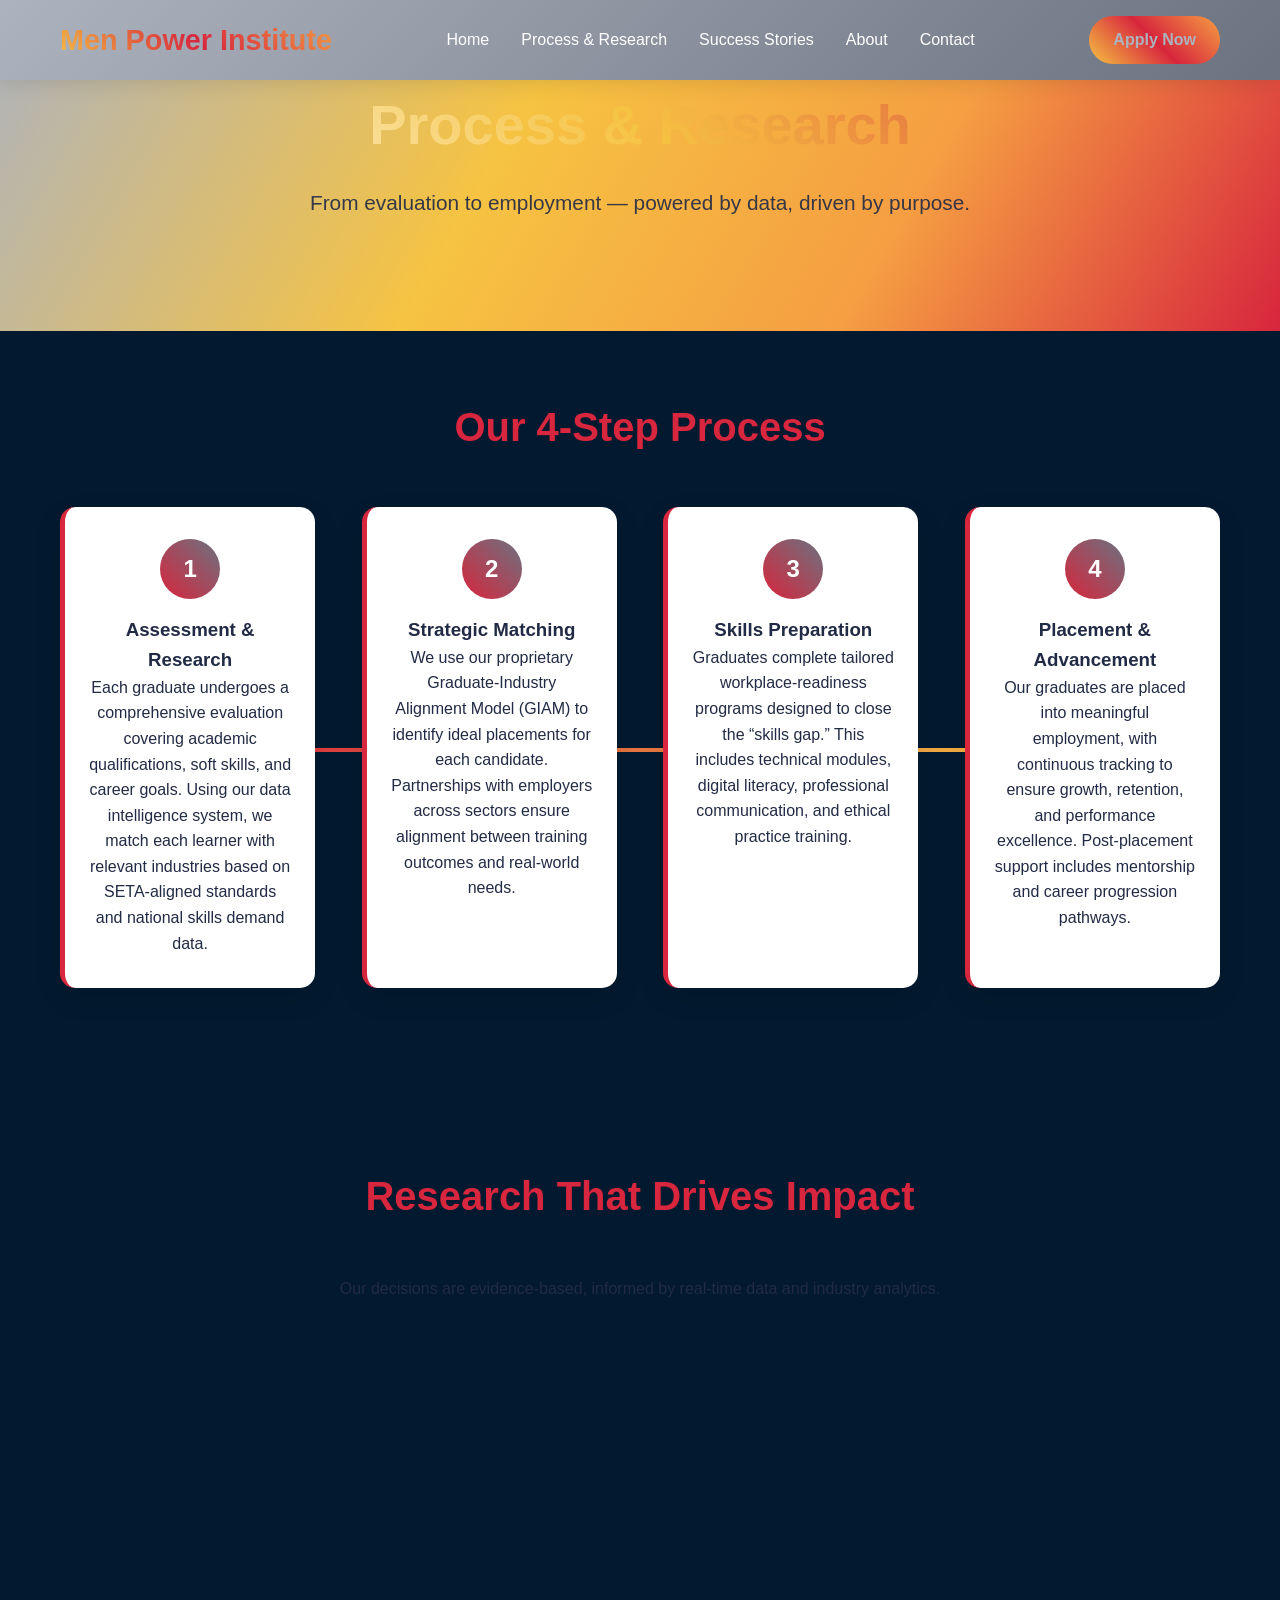
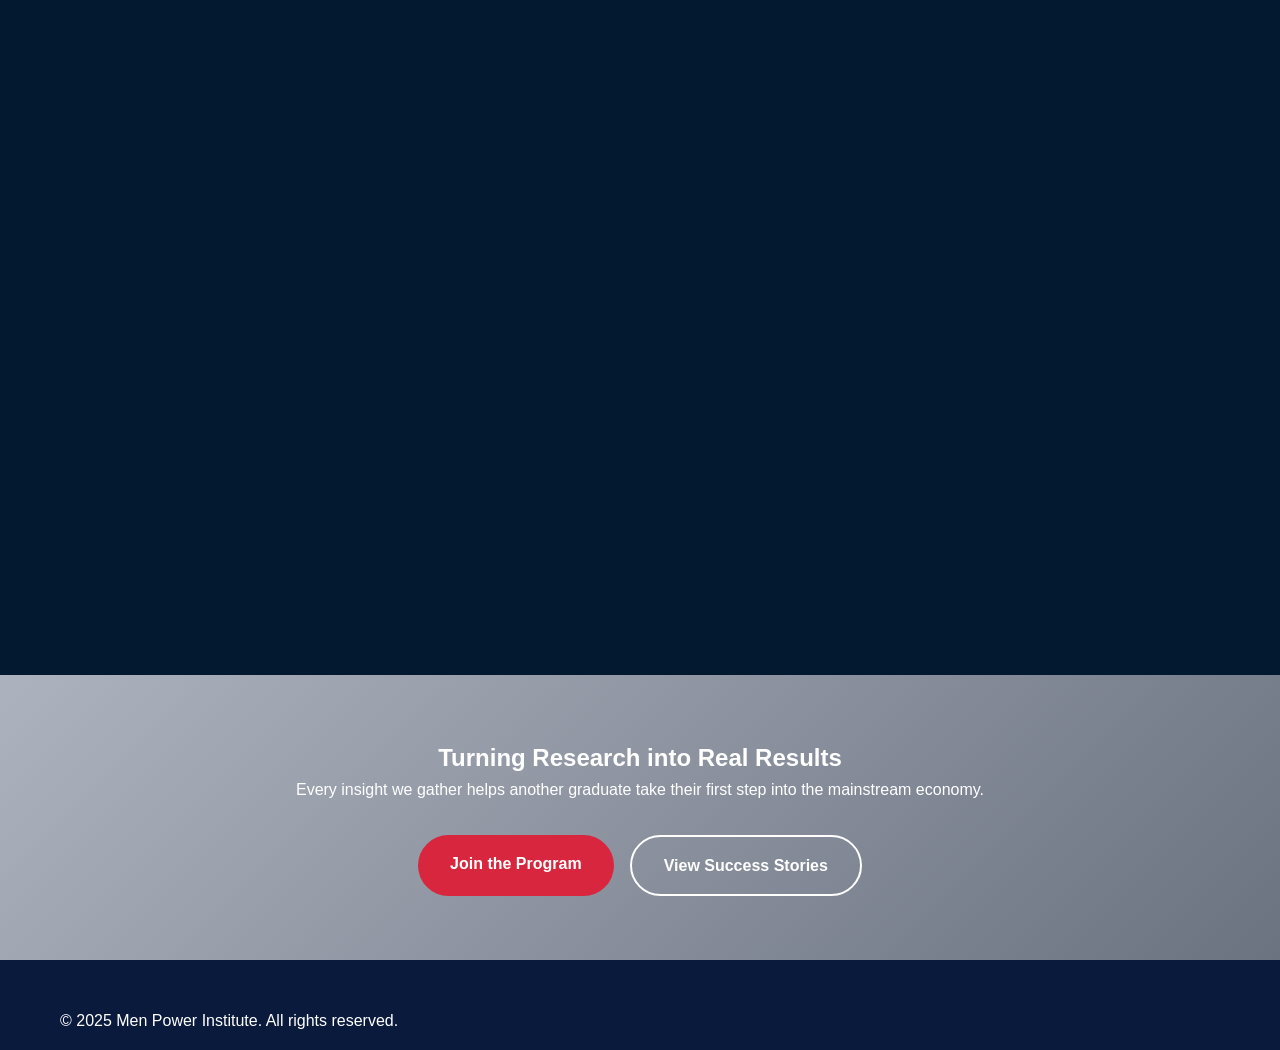
<file: Process and Research.html>
<!DOCTYPE html>
<html lang="en">
  <head>
    <meta charset="UTF-8">
    <meta name="viewport" content="width=device-width, initial-scale=1.0">
    <title>Process & Research | Men Power Institute</title>
    <link rel="stylesheet" href="style.css">
  </head>
  <body>
    <header class="header" id="main-header">
      <div class="container">
        <nav class="nav">
          <div class="logo">Men Power Institute</div>
          <ul class="nav-menu">
            <li><a href="Home.html">Home</a></li>
            <li><a href="Process and Research.html" class="active">Process & Research</a></li>
            <li><a href="#success">Success Stories</a></li>
            <li><a href="#about">About</a></li>
            <li><a href="Contact.html">Contact</a></li>
          </ul>
          <a href="Application.html" class="cta-button">Apply Now</a>
        </nav>
      </div>
    </header>

    <section class="hero" style="text-align: center; padding: 5rem 1rem;">
      <h1>Process & Research</h1>
      <p class="hero-subtitle">From evaluation to employment — powered by data, driven by purpose.</p>
    </section>

    <section class="process-section">
      <div class="container">
        <h2 class="section-title">Our 4-Step Process</h2>
        <div class="process-timeline">
          <div class="process-step">
            <div class="step-number">1</div>
            <h3>Assessment & Research</h3>
            <p>Each graduate undergoes a comprehensive evaluation covering academic qualifications, soft skills, and career goals. Using our data intelligence system, we match each learner with relevant industries based on SETA-aligned standards and national skills demand data.</p>
          </div>
          <div class="process-step">
            <div class="step-number">2</div>
            <h3>Strategic Matching</h3>
            <p>We use our proprietary Graduate-Industry Alignment Model (GIAM) to identify ideal placements for each candidate. Partnerships with employers across sectors ensure alignment between training outcomes and real-world needs.</p>
          </div>
          <div class="process-step">
            <div class="step-number">3</div>
            <h3>Skills Preparation</h3>
            <p>Graduates complete tailored workplace-readiness programs designed to close the “skills gap.” This includes technical modules, digital literacy, professional communication, and ethical practice training.</p>
          </div>
          <div class="process-step">
            <div class="step-number">4</div>
            <h3>Placement & Advancement</h3>
            <p>Our graduates are placed into meaningful employment, with continuous tracking to ensure growth, retention, and performance excellence. Post-placement support includes mentorship and career progression pathways.</p>
          </div>
        </div>
      </div>
    </section>

    <section class="research-section">
      <div class="container">
        <h2 class="section-title">Research That Drives Impact</h2>
        <p style="text-align: center; margin-bottom: 2rem;">Our decisions are evidence-based, informed by real-time data and industry analytics.</p>
        <div class="research-grid">
          <div class="research-card">
            <div class="research-icon">📊</div>
            <h3>Graduate Employment Analytics</h3>
            <p>We analyze national and regional employment trends, identifying where graduates struggle most — and designing interventions that directly address those challenges.</p>
            <p><strong>Key Insight:</strong> 73% of unemployed graduates lack exposure to industry experience — our model closes this gap through practical immersion.</p>
          </div>
          <div class="research-card">
            <div class="research-icon">🎯</div>
            <h3>Skills Gap Research</h3>
            <p>Our Skills Observatory Program tracks employer feedback and SETA reports to identify which skills are in highest demand across South African industries.</p>
            <p><strong>Example Finding:</strong> Employers report a 43% gap in problem-solving and communication skills — areas targeted in our readiness curriculum.</p>
          </div>
          <div class="research-card">
            <div class="research-icon">🔍</div>
            <h3>Market Intelligence Network</h3>
            <p>Through partnerships with private sector data firms and national agencies, we maintain a live feed of job market insights that continuously inform our placement models.</p>
            <p><strong>Ongoing Monitoring:</strong> 24/7 tracking of emerging roles, technologies, and growth sectors in the economy.</p>
          </div>
          <div class="research-card">
            <div class="research-icon">💼</div>
            <h3>Career Tracking & Impact Studies</h3>
            <p>We follow up with graduates post-placement to measure long-term impact, job satisfaction, and advancement rates — feeding this data back into our continuous improvement loop.</p>
            <p><strong>Result:</strong> 95% of MPI graduates remain employed beyond 12 months, with measurable income growth.</p>
          </div>
        </div>
      </div>
    </section>

    <section class="cta-section" style="padding: 4rem 1rem; text-align: center;">
      <div class="container">
        <h2>Turning Research into Real Results</h2>
        <p>Every insight we gather helps another graduate take their first step into the mainstream economy.</p>
        <div class="cta-buttons">
          <a href="Application-Page.html" class="btn-primary">Join the Program</a>
          <a href="index.html#success" class="btn-secondary">View Success Stories</a>
        </div>
      </div>
    </section>

    <footer class="footer">
      <div class="container">
        <p>&copy; 2025 Men Power Institute. All rights reserved.</p>
      </div>
    </footer>

    <!-- Add this inside <body> after your last <section> -->
  <script>
    // Animate icons and cards on scroll
    function animateOnScroll() {
      const elements = document.querySelectorAll('.process-step, .research-card');
      elements.forEach(element => {
        const elementTop = element.getBoundingClientRect().top;
        const windowHeight = window.innerHeight;
        if (elementTop < windowHeight - 100) {
          element.style.opacity = '1';
          element.style.transform = 'translateY(0)';
          element.style.transition = 'all 0.6s ease-out';
        } else {
          element.style.opacity = '0';
          element.style.transform = 'translateY(30px)';
        }
      });
    }
    window.addEventListener('scroll', animateOnScroll);
    window.addEventListener('load', animateOnScroll);
  </script>

  </body>
</html>
</file>
<file: style.css>
:root {
            --primary-blue: #adb3be;
            --secondary-blue: #1e3269;
            --accent-gold: #f6c342;
            --accent-orange: #f59e42;
            --accent-red: #d7263d;
            --accent-grey: #6b7280;
            --light-bg: rgb(2, 25, 47);
            --dark-bg: #0a1a3c;
            --white: #ffffff;
            --black: #000000;
            --text-dark: #222b45;
            --text-light: #03386e;
        }
        * { margin: 0; padding: 0; box-sizing: border-box; }
        body {
            font-family: 'Inter', -apple-system, BlinkMacSystemFont, sans-serif;
            line-height: 1.6;
            color: var(--text-dark);
            background: var(--white);
        }
        .container { max-width: 1200px; margin: 0 auto; padding: 0 20px; }
        /* Header */
        .header {
            background: linear-gradient(135deg, var(--primary-blue) 0%, var(--accent-grey) 100%);
            color: var(--white);
            padding: 1rem 0;
            position: fixed;
            width: 100%;
            top: 0;
            z-index: 1000;
            box-shadow: 0 4px 20px rgba(0,0,0,0.1);
            transition: padding 0.3s, box-shadow 0.3s;
        }
        .nav { display: flex; justify-content: space-between; align-items: center; }
        .logo {
            font-size: 1.8rem;
            font-weight: 700;
            background: linear-gradient(45deg, var(--accent-gold), var(--accent-red), var(--accent-orange));
            -webkit-background-clip: text;
            -webkit-text-fill-color: transparent;
            background-clip: text;
        }
        .logo-container { display: flex; align-items: center; gap: 0.7rem; }
        .logo-container img {
            height: 48px; width: 48px; object-fit: contain; border-radius: 50%;
            background: transparent; box-shadow: 0 2px 8px rgba(30,64,175,0.08);
            transition: height 0.3s, width 0.3s, transform 0.5s cubic-bezier(.4,2,.3,1);
        }
        .nav-menu { display: flex; list-style: none; gap: 2rem; }
        .nav-menu a {
            color: var(--white); text-decoration: none; font-weight: 500; transition: color 0.3s;
        }
        .nav-menu a:hover { color: var(--accent-red); }
        .cta-button {
            background: linear-gradient(45deg, var(--accent-gold), var(--accent-red), var(--accent-orange));
            color: var(--primary-blue); padding: 0.7rem 1.5rem; border: none; border-radius: 50px;
            font-weight: 600; cursor: pointer; transition: transform 0.3s; text-decoration: none;
        }
        .cta-button:hover {
            transform: translateY(-2px);
            box-shadow: 0 8px 25px rgba(215, 38, 61, 0.18);
        }
        .header-toggle {
            display: none; background: none; border: none; color: var(--white); cursor: pointer;
            margin-left: 1rem; font-size: 1.8rem; transition: all 0.3s;
        }
        .header.minimized { padding: 0.5rem 0; box-shadow: 0 2px 10px rgba(0,0,0,0.08); }
        .header.minimized .logo-container img { height: 32px; width: 32px; transform: translateX(-20px) rotate(-360deg); }
        .header.minimized .logo-container span { font-size: 1.2rem; opacity: 0.7; }
        .header.minimized .nav-menu, .header.minimized .cta-button {
            opacity: 0; pointer-events: none; transform: translateY(-20px);
        }
        .header.minimized .header-toggle { display: inline-block !important; opacity: 1; transform: translateY(0); }
        .header.expanded .nav-menu, .header.expanded .cta-button {
            display: flex !important; opacity: 1; pointer-events: auto; transform: translateY(0);
        }
        .header.expanded .logo-container img { transform: translateX(0) rotate(0deg); }
        .header.expanded .header-toggle { display: none !important; }
        @media (max-width: 768px) {
            .hero h1 { font-size: 2.5rem; }
            .hero-stats { flex-direction: column; gap: 1rem; }
            .solution-content { grid-template-columns: 1fr; }
            .process-timeline { flex-direction: column; gap: 1rem; }
            .process-timeline::before { display: none; }
            .process-step { width: 100%; }
            .nav-menu { display: none !important; }
            .header.expanded .nav-menu {
                display: flex !important; flex-direction: column; position: absolute; top: 60px; right: 20px;
                background: var(--primary-blue); padding: 1rem 2rem; border-radius: 10px; z-index: 1001;
                opacity: 1; transform: translateY(0);
            }
            .header.expanded .cta-button { display: block !important; margin-top: 1rem; opacity: 1; }
            .header-toggle { display: inline-block !important; opacity: 1; }
        }
        /* Hero Section */
        .hero {
            color: var(--); padding: 8rem 0 4rem; text-align: center; position: relative; overflow: hidden;
            background: linear-gradient(120deg, var(--primary-blue) 0%, var(--accent-gold) 40%, var(--accent-orange) 70%, var(--accent-red) 100%);
            animation: heroSlideshow 16s linear infinite; transition: background 2s;
        }
        @keyframes heroSlideshow {
            0% { background: linear-gradient(120deg, #0a1a3c 0%, #f6c342 40%, #f59e42 70%, #d7263d 100%);}
            20% { background: linear-gradient(120deg, #1e3269 0%, #f6c342 40%, #f59e42 70%, #d7263d 100%);}
            40% { background: linear-gradient(120deg, #0a1a3c 0%, #f59e42 40%, #f6c342 70%, #d7263d 100%);}
            60% { background: linear-gradient(120deg, #d7263d 0%, #f6c342 40%, #f59e42 70%, #0a1a3c 100%);}
            80% { background: linear-gradient(120deg, #f6c342 0%, #d7263d 40%, #0a1a3c 70%, #f59e42 100%);}
            100% { background: linear-gradient(120deg, #0a1a3c 0%, #f6c342 40%, #f59e42 70%, #d7263d 100%);}
        }
        .hero::before {
            content: '';
            position: absolute; top: 0; left: 0; right: 0; bottom: 0;
            background: url('data:image/svg+xml,<svg xmlns="http://www.w3.org/2000/svg" viewBox="0 0 1000 1000"><polygon fill="%23d7263d08" points="0,1000 1000,800 1000,1000"/></svg>');
            background-size: cover;
        }
        .hero-content { position: relative; z-index: 2; }

        .hero-logo {
            font-size: 3.5rem; margin-bottom: 1rem;
            font-weight: 700;
            background: linear-gradient(45deg, var(--accent-gold), var(--accent-red), var(--accent-orange));
            -webkit-background-clip: text;
            -webkit-text-fill-color: transparent;
            background-clip: text;
        }
        .hero h1 {
            font-size: 3.5rem; margin-bottom: 1rem;
            background: linear-gradient(45deg, var(--white), var(--accent-gold), var(--accent-red));
            -webkit-background-clip: text; -webkit-text-fill-color: transparent; background-clip: text;
        }
        .hero-subtitle { font-size: 1.3rem; margin-bottom: 2rem; opacity: 0.9; }
        .hero-stats { display: flex; justify-content: center; gap: 3rem; margin-top: 3rem; }
        .stat-item { text-align: center; }
        .stat-number { font-size: 2.5rem; font-weight: 700; color: var(--accent-red); }
        .stat-label { font-size: 0.9rem; opacity: 0.8; }
        /* Problem Section */
        .problem-section { padding: 4rem 0; background: var(--light-bg); }
        .section-title { font-size: 2.5rem; text-align: center; margin-bottom: 3rem; color: var(--accent-red); }
        .problem-grid {
            display: grid; grid-template-columns: repeat(auto-fit, minmax(300px, 1fr)); gap: 2rem; margin-bottom: 3rem;
        }
        .problem-card {
            background: var(--white); padding: 2rem; border-radius: 15px;
            box-shadow: 0 10px 30px rgba(0,0,0,0.08); text-align: center; transition: transform 0.3s;
            border-left: 5px solid var(--accent-red);
        }
        .problem-card:hover { transform: translateY(-10px); }
        .problem-icon { font-size: 3rem; margin-bottom: 1rem; }
        /* Solution Section */
        .solution-section { padding: 4rem 0; background: var(--white); }
        .solution-content {
            display: grid; grid-template-columns: 1fr 1fr; gap: 3rem; align-items: center;
        }
        .solution-text h2 { font-size: 2.5rem; margin-bottom: 1rem; color: var(--accent-red); }
        .solution-features { list-style: none; margin: 2rem 0; }
        .solution-features li {
            padding: 0.5rem 0; display: flex; align-items: center;
        }
        .solution-features li::before {
            content: '✓'; color: var(--accent-red); font-weight: bold; margin-right: 1rem;
            background: #fffbe6; border-radius: 50%; width: 24px; height: 24px; display: flex; align-items: center; justify-content: center;
        }
        .solution-visual {
            background: linear-gradient(135deg, var(--primary-blue), var(--accent-grey));
            border-radius: 25px; padding: 2rem; color: var(--white); text-align: center; min-height: 400px; min-width: 600px;
            display: flex; flex-direction: column; justify-content: center;
        }
        /* Process Section */
        .process-section { padding: 4rem 0; background: var(--light-bg); }
        .process-timeline {
            display: flex; justify-content: space-between; margin: 3rem 0; position: relative;
        }
        .process-timeline::before {
            content: ''; position: absolute; top: 50%; left: 10%; right: 10%; height: 4px;
            background: linear-gradient(90deg, var(--accent-red), var(--accent-gold)); border-radius: 2px;
        }
        .process-step {
            background: var(--white); border-radius: 15px; padding: 2rem 1.5rem; text-align: center;
            box-shadow: 0 10px 30px rgba(0,0,0,0.08); position: relative; z-index: 2; width: 22%;
            border-left: 5px solid var(--accent-red);
        }
        .step-number {
            background: linear-gradient(45deg, var(--accent-red), var(--accent-grey));
            color: var(--white); width: 60px; height: 60px; border-radius: 50%;
            display: flex; align-items: center; justify-content: center; font-size: 1.5rem; font-weight: bold; margin: 0 auto 1rem;
        }
        /* Research Section */
        .research-section { padding: 4rem 0; background: var(--light-bg); }
        .research-grid {
            display: grid; grid-template-columns: repeat(auto-fit, minmax(300px, 1fr)); gap: 2rem; margin: 2rem 0;
        }
        .research-card {
            background: var(--white); padding: 2rem; border-radius: 15px;
            box-shadow: 0 10px 30px rgba(0,0,0,0.08); transition: transform 0.3s;
            border-left: 5px solid var(--accent-red);
        }
        .research-card:hover { transform: translateY(-5px); }
        .research-icon { font-size: 2.5rem; margin-bottom: 1rem; color: var(--accent-red); }
        .data-highlight { font-size: 2rem; font-weight: 700; color: var(--accent-red); display: block; margin: 1rem 0; }
        /* Crisis Readiness Section */
        .crisis-section {
            padding: 4rem 0; background: linear-gradient(135deg, var(--accent-grey) 0%, var(--primary-blue) 100%);
            color: var(--white);
        }
        .crisis-content {
            display: grid; grid-template-columns: 1fr 1fr; gap: 3rem; align-items: center;
        }
        .crisis-features { list-style: none; }
        .crisis-features li {
            padding: 1rem 0; display: flex; align-items: center; border-bottom: 1px solid var(--accent-grey);
        }
        .crisis-features li:last-child { border-bottom: none; }
        .crisis-features li::before { content: '🛡️'; margin-right: 1rem; font-size: 1.2rem; }
        .crisis-visual {
            background: linear-gradient(135deg, var(--accent-gold), var(--accent-red), var(--accent-orange));
            border-radius: 15px; padding: 2rem; text-align: center; color: var(--primary-blue);
        }
        .crisis-stat { font-size: 3rem; font-weight: 700; margin: 1rem 0; color: var(--accent-red); }
        /* Survey Section */
        .survey-section { padding: 4rem 0; background: var(--white); }
        .survey-content { text-align: center; max-width: 800px; margin: 0 auto; }
        .survey-stats {
            display: grid; grid-template-columns: repeat(auto-fit, minmax(200px, 1fr)); gap: 2rem; margin: 3rem 0;
        }
        .survey-stat {
            background: var(--light-bg); padding: 2rem; border-radius: 15px; border-left: 5px solid var(--accent-red);
        }
        .survey-number { font-size: 2.5rem; font-weight: 700; color: var(--accent-red); }
        .survey-label { color: var(--accent-grey); margin-top: 0.5rem; }
        /* Success Stories */
        .success-section { padding: 4rem 0; background: var(--light-bg); }
        .testimonials {
            display: grid; grid-template-columns: repeat(auto-fit, minmax(350px, 1fr)); gap: 2rem; margin: 3rem 0;
        }
        .testimonial {
            background: var(--light-bg); padding: 2rem; border-radius: 15px; border-left: 5px solid var(--accent-red);
        }
        .testimonial-text { font-style: italic; margin-bottom: 1rem; color: var(--accent-grey); }
        .testimonial-author { font-weight: 600; color: var(--accent-red); }
        /* CTA Section */
        .cta-section {
            background: linear-gradient(135deg, var(--primary-blue), var(--accent-grey));
            color: var(--white); padding: 4rem 0; text-align: center;
        }
        .cta-content h2 { font-size: 2.5rem; margin-bottom: 1rem; }
        .cta-buttons {
            display: flex; gap: 1rem; justify-content: center; margin-top: 2rem; flex-wrap: wrap;
        }
        .btn-primary {
            background: var(--accent-red); color: var(--white); padding: 1rem 2rem; border: none; border-radius: 50px;
            font-weight: 600; text-decoration: none; transition: all 0.3s;
        }
        .btn-primary:hover { background: var(--accent-gold); color: var(--primary-blue); transform: translateY(-2px); }
        .btn-secondary {
            background: transparent; color: var(--white); padding: 1rem 2rem; border: 2px solid var(--white);
            border-radius: 50px; font-weight: 600; text-decoration: none; transition: all 0.3s;
        }
        .btn-secondary:hover { background: var(--accent-grey); color: var(--white); }
        /* Footer */
        .footer { background: var(--dark-bg); color: var(--white); padding: 3rem 0 1rem; }
        .footer-content {
            display: grid; grid-template-columns: repeat(auto-fit, minmax(250px, 1fr)); gap: 2rem; margin-bottom: 2rem;
        }
        .footer-section h3 { color: var(--accent-red); margin-bottom: 1rem; }
        .footer-section a { color: var(--accent-grey); text-decoration: none; transition: color 0.3s; }
        .footer-section a:hover { color: var(--accent-red); }
        .footer-bottom {
            border-top: 1px solid var(--accent-grey); padding-top: 1rem; text-align: center; color: var(--accent-grey);
        }
        /* Animations */
        @keyframes fadeInUp {
            from { opacity: 0; transform: translateY(30px);}
            to { opacity: 1; transform: translateY(0);}
        }
        .animate-fadeInUp { animation: fadeInUp 0.6s ease-out; 
        }
</file>
<file: Application.css>
:root {
            --primary-blue: #adb3be;
            --secondary-blue: #1e3269;
            --accent-gold: #f6c342;
            --accent-orange: #f59e42;
            --accent-red: #d7263d;
            --accent-grey: #6b7280;
            --light-bg: rgb(2, 25, 47);
            --dark-bg: #0a1a3c;
            --white: #ffffff;
            --black: #000000;
            --text-dark: #222b45;
            --text-light: #03386e;
        }
        * { margin: 0; padding: 0; box-sizing: border-box; }
        body {
            font-family: 'Inter', -apple-system, BlinkMacSystemFont, sans-serif;
            line-height: 1.6;
            color: var(--text-dark);
            background: var(--white);
        }
        .container { max-width: 1200px; margin: 0 auto; padding: 0 20px; }
        /* Header */
        .header {
            background: linear-gradient(135deg, var(--primary-blue) 0%, var(--accent-grey) 100%);
            color: var(--white);
            padding: 1rem 0;
            position: fixed;
            width: 100%;
            top: 0;
            z-index: 1000;
            box-shadow: 0 4px 20px rgba(0,0,0,0.1);
            transition: padding 0.3s, box-shadow 0.3s;
        }
        .nav { display: flex; justify-content: space-between; align-items: center; }
        .logo {
            font-size: 1.8rem;
            font-weight: 700;
            background: linear-gradient(45deg, var(--accent-gold), var(--accent-red), var(--accent-orange));
            -webkit-background-clip: text;
            -webkit-text-fill-color: transparent;
            background-clip: text;
        }
        .logo-container { display: flex; align-items: center; gap: 0.7rem; }
        .logo-container img {
            height: 48px; width: 48px; object-fit: contain; border-radius: 50%;
            background: transparent; box-shadow: 0 2px 8px rgba(30,64,175,0.08);
            transition: height 0.3s, width 0.3s, transform 0.5s cubic-bezier(.4,2,.3,1);
        }
        .nav-menu { display: flex; list-style: none; gap: 2rem; }
        .nav-menu a {
            color: var(--white); text-decoration: none; font-weight: 500; transition: color 0.3s;
        }
        .nav-menu a:hover { color: var(--accent-red); }
        .cta-button {
            background: linear-gradient(45deg, var(--accent-gold), var(--accent-red), var(--accent-orange));
            color: var(--primary-blue); padding: 0.7rem 1.5rem; border: none; border-radius: 50px;
            font-weight: 600; cursor: pointer; transition: transform 0.3s; text-decoration: none;
        }
        .cta-button:hover {
            transform: translateY(-2px);
            box-shadow: 0 8px 25px rgba(215, 38, 61, 0.18);
        }
        .header-toggle {
            display: none; background: none; border: none; color: var(--white); cursor: pointer;
            margin-left: 1rem; font-size: 1.8rem; transition: all 0.3s;
        }
        .header.minimized { padding: 0.5rem 0; box-shadow: 0 2px 10px rgba(0,0,0,0.08); }
        .header.minimized .logo-container img { height: 32px; width: 32px; transform: translateX(-20px) rotate(-360deg); }
        .header.minimized .logo-container span { font-size: 1.2rem; opacity: 0.7; }
        .header.minimized .nav-menu, .header.minimized .cta-button {
            opacity: 0; pointer-events: none; transform: translateY(-20px);
        }
        .header.minimized .header-toggle { display: inline-block !important; opacity: 1; transform: translateY(0); }
        .header.expanded .nav-menu, .header.expanded .cta-button {
            display: flex !important; opacity: 1; pointer-events: auto; transform: translateY(0);
        }
        .header.expanded .logo-container img { transform: translateX(0) rotate(0deg); }
        .header.expanded .header-toggle { display: none !important; }
        @media (max-width: 768px) {
            .hero h1 { font-size: 2.5rem; }
            .hero-stats { flex-direction: column; gap: 1rem; }
            .solution-content { grid-template-columns: 1fr; }
            .process-timeline { flex-direction: column; gap: 1rem; }
            .process-timeline::before { display: none; }
            .process-step { width: 100%; }
            .nav-menu { display: none !important; }
            .header.expanded .nav-menu {
                display: flex !important; flex-direction: column; position: absolute; top: 60px; right: 20px;
                background: var(--primary-blue); padding: 1rem 2rem; border-radius: 10px; z-index: 1001;
                opacity: 1; transform: translateY(0);
            }
            .header.expanded .cta-button { display: block !important; margin-top: 1rem; opacity: 1; }
            .header-toggle { display: inline-block !important; opacity: 1; }
        }

        /* General Application Page Styles */
        .apply-hero {
            background: linear-gradient(rgba(0,0,0,0.7), rgba(0,0,0,0.7)), url('https://placehold.co/1920x600/1e40af/1e40af') no-repeat center center/cover;
            color: #fff;
            text-align: center;
            padding: 8rem 0 4rem;
        }

        .apply-hero h1 {
            font-size: 3rem;
            margin-bottom: 1rem;
            font-weight: 800;
        }

        .application-form-section {
            padding: 4rem 0;
            background-color: #f8fafc;
        }

        .application-card {
            background-color: #fff;
            padding: 3rem;
            border-radius: 10px;
            box-shadow: 0 4px 20px rgba(0,0,0,0.1);
            max-width: 800px;
            margin: 0 auto;
        }

        .application-card h2 {
            font-size: 2rem;
            color: #1e40af;
            text-align: center;
            margin-bottom: 2rem;
        }

        /* Form Styles */
        form fieldset {
            border: 1px solid #e2e8f0;
            border-radius: 8px;
            padding: 2rem;
            margin-bottom: 2rem;
        }

        form legend {
            font-size: 1.25rem;
            font-weight: 600;
            color: #10b981;
            padding: 0 0.5rem;
            background-color: #fff;
            margin-left: -0.5rem;
        }

        .form-group {
            margin-bottom: 1.5rem;
        }

        .form-group label {
            display: block;
            font-weight: 600;
            margin-bottom: 0.5rem;
            color: #4b5563;
        }

        .form-group input {
            width: 100%;
            padding: 0.75rem;
            border: 1px solid #e2e8f0;
            border-radius: 6px;
            font-size: 1rem;
            color: #334155;
            transition: border-color 0.3s ease;
        }

        .form-group input:focus {
            outline: none;
            border-color: #10b981;
            box-shadow: 0 0 0 3px rgba(16, 185, 129, 0.2);
        }

        .upload-note {
            font-size: 0.9rem;
            color: #6b7280;
            margin-top: 0.5rem;
        }

        .form-actions {
            text-align: center;
            margin-top: 2rem;
        }

        /* Reusing existing .cta-button style for the submit button */
        .form-actions .cta-button {
            font-size: 1.1rem;
            padding: 0.9rem 2.5rem;
        }

        /* Animations for form elements */
        .animate-fadeInUp {
            opacity: 0;
            transform: translateY(20px);
            animation: fadeInUp 1s ease-out forwards;
        }

        @keyframes fadeInUp {
            to {
                opacity: 1;
                transform: translateY(0);
            }
        }

    /* Footer */
        .footer { background: var(--dark-bg); color: var(--white); padding: 3rem 0 1rem; }
        .footer-content {
            display: grid; grid-template-columns: repeat(auto-fit, minmax(250px, 1fr)); gap: 2rem; margin-bottom: 2rem;
        }
        .footer-section h3 { color: var(--accent-red); margin-bottom: 1rem; }
        .footer-section a { color: var(--accent-grey); text-decoration: none; transition: color 0.3s; }
        .footer-section a:hover { color: var(--accent-red); }
        .footer-bottom {
            border-top: 1px solid var(--accent-grey); padding-top: 1rem; text-align: center; color: var(--accent-grey);
        }
</file>
